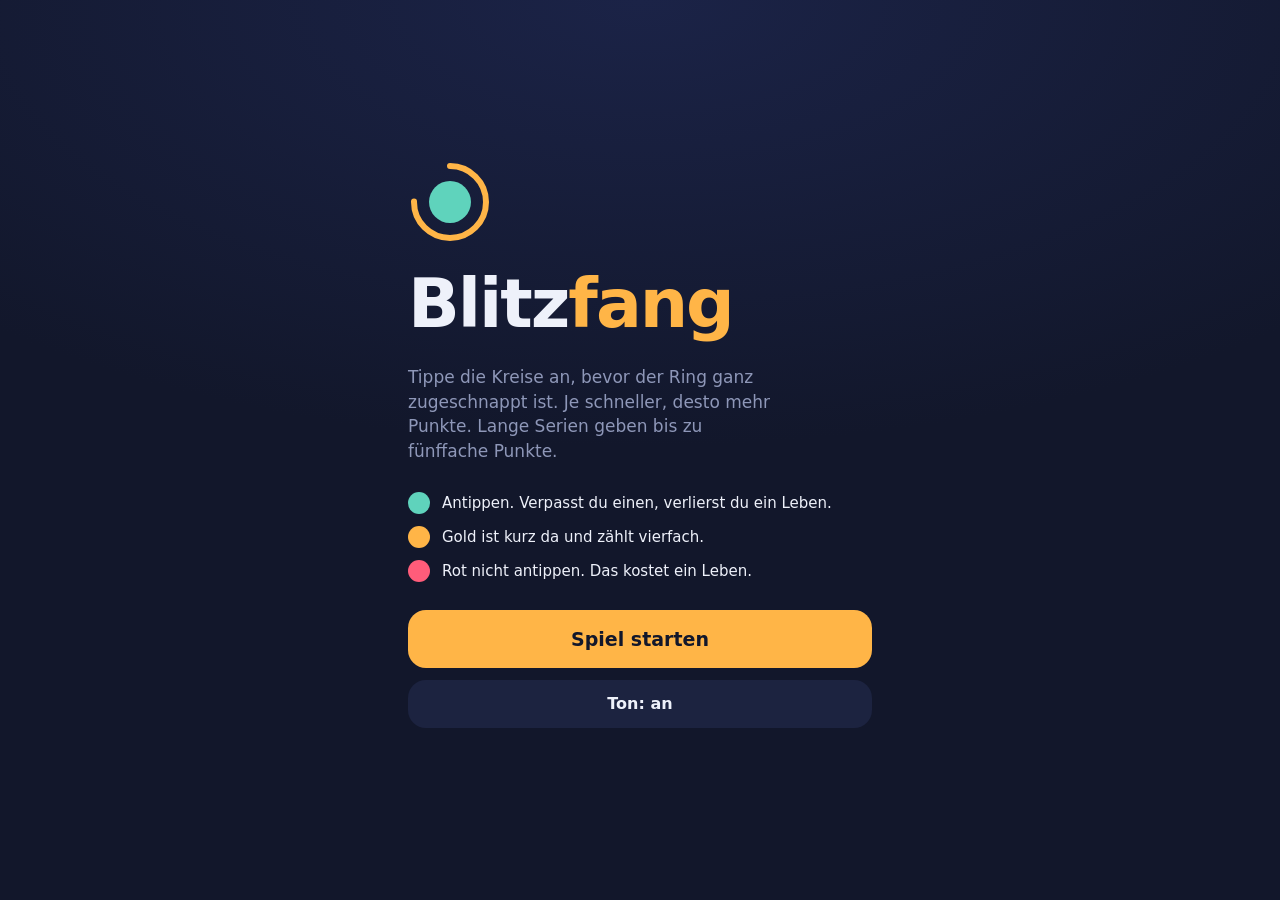
<file: index.html>
<!doctype html>
<html lang="de">
<head>
<meta charset="utf-8">
<meta name="viewport" content="width=device-width, initial-scale=1, maximum-scale=1, user-scalable=no, viewport-fit=cover">
<meta name="apple-mobile-web-app-capable" content="yes">
<meta name="mobile-web-app-capable" content="yes">
<meta name="apple-mobile-web-app-status-bar-style" content="black-translucent">
<meta name="apple-mobile-web-app-title" content="Blitzfang">
<meta name="theme-color" content="#12172B">
<link rel="apple-touch-icon" href="[data-uri]">
<link rel="icon" href="[data-uri]">
<title>Blitzfang</title>
<style>
/* Layout: Vollbild-Canvas, HUD oben, Menü und Spielende als Panels über dem Spielfeld */
:root {
  --bg: #12172B;
  --bg-glow: #1B2347;
  --surface: #1C2340;
  --fg: #EEF1FA;
  --muted: #8E97B8;
  --amber: #FFB547;
  --mint: #5FD3BC;
  --danger: #FF5C7A;
  --font: ui-rounded, "SF Pro Rounded", system-ui, -apple-system, "Segoe UI", Roboto, sans-serif;
  color-scheme: dark;
}
* { box-sizing: border-box; -webkit-tap-highlight-color: transparent; }
html, body {
  height: 100%;
  margin: 0;
  overflow: hidden;
  overscroll-behavior: none;
  background: var(--bg);
  color: var(--fg);
  font-family: var(--font);
  -webkit-user-select: none;
  user-select: none;
  -webkit-touch-callout: none;
  touch-action: manipulation;
}
body {
  position: fixed;
  inset: 0;
  background: radial-gradient(120% 80% at 50% 0%, var(--bg-glow) 0%, var(--bg) 62%);
}
canvas {
  position: absolute;
  inset: 0;
  width: 100%;
  height: 100%;
  display: block;
  touch-action: none;
}

/* HUD */
.hud {
  position: absolute;
  left: 0; right: 0; top: 0;
  padding: calc(env(safe-area-inset-top, 0px) + 14px) 20px 0;
  display: grid;
  grid-template-columns: 1fr auto 1fr;
  align-items: start;
  pointer-events: none;
  opacity: 0;
  transition: opacity .25s;
}
.hud.on { opacity: 1; }
.label {
  font-size: 11px;
  font-weight: 700;
  letter-spacing: .14em;
  text-transform: uppercase;
  color: var(--muted);
}
.score {
  font-size: 44px;
  line-height: 1;
  font-weight: 800;
  font-variant-numeric: tabular-nums;
  letter-spacing: -.02em;
}
.mid { text-align: center; min-width: 76px; }
.combo {
  font-size: 22px;
  font-weight: 800;
  color: var(--amber);
  font-variant-numeric: tabular-nums;
  min-height: 26px;
}
.lives { display: flex; justify-content: flex-end; gap: 8px; padding-top: 6px; }
.life {
  width: 18px; height: 18px;
  border-radius: 50%;
  border: 3px solid var(--mint);
  background: var(--mint);
  transition: background .2s, border-color .2s, transform .2s;
}
.life.off { background: transparent; border-color: #3A4366; transform: scale(.8); }

/* Panels */
.panel {
  position: absolute;
  inset: 0;
  display: flex;
  flex-direction: column;
  justify-content: center;
  gap: 28px;
  padding: calc(env(safe-area-inset-top, 0px) + 24px) 28px calc(env(safe-area-inset-bottom, 0px) + 24px);
  max-width: 520px;
  margin: 0 auto;
  transition: opacity .25s;
}
.panel[hidden] { display: none; }
.panel.fade { opacity: 0; pointer-events: none; }
.mark { width: 84px; height: 84px; }
h1 {
  margin: 0;
  font-size: clamp(44px, 14vw, 68px);
  line-height: .95;
  font-weight: 900;
  letter-spacing: -.03em;
  text-wrap: balance;
}
h1 span { color: var(--amber); }
.sub { margin: 0; color: var(--muted); font-size: 17px; line-height: 1.45; max-width: 34ch; }
.legend { display: grid; gap: 12px; margin: 0; padding: 0; list-style: none; font-size: 15px; }
.legend li { display: flex; align-items: center; gap: 12px; color: var(--fg); }
.legend i { flex: none; width: 22px; height: 22px; border-radius: 50%; display: block; position: relative; }
.i-good { background: var(--mint); }
.i-gold { background: var(--amber); }
.i-bad { background: var(--danger); }
.actions { display: flex; flex-direction: column; gap: 12px; }
button {
  font: inherit;
  border: 0;
  border-radius: 18px;
  min-height: 58px;
  padding: 0 24px;
  font-size: 19px;
  font-weight: 800;
  cursor: pointer;
  color: var(--bg);
  background: var(--amber);
  transition: transform .08s;
}
button:active { transform: scale(.97); }
button:focus-visible { outline: 3px solid var(--fg); outline-offset: 3px; }
button.ghost { background: var(--surface); color: var(--fg); font-weight: 700; font-size: 16px; min-height: 48px; }
.best { color: var(--muted); font-size: 15px; font-variant-numeric: tabular-nums; }
.best b { color: var(--fg); }
.big { font-size: clamp(76px, 26vw, 120px); line-height: 1; font-weight: 900; letter-spacing: -.04em; font-variant-numeric: tabular-nums; }
.stats { display: flex; gap: 28px; }
.stats div { display: grid; gap: 4px; }
.stats b { font-size: 24px; font-variant-numeric: tabular-nums; }
.record { color: var(--amber); font-weight: 800; font-size: 17px; min-height: 22px; }
@media (prefers-reduced-motion: reduce) { * { transition: none !important; } }
</style>
</head>
<body>
<canvas id="c" aria-label="Spielfeld"></canvas>

<div class="hud" id="hud">
  <div><div class="label">Punkte</div><div class="score" id="score">0</div></div>
  <div class="mid"><div class="label" id="lvl">Stufe 1</div><div class="combo" id="combo"></div></div>
  <div class="lives" id="lives" aria-label="Leben"><span class="life"></span><span class="life"></span><span class="life"></span></div>
</div>

<section class="panel" id="menu">
  <svg class="mark" viewBox="0 0 84 84" aria-hidden="true">
    <circle cx="42" cy="42" r="36" fill="none" stroke="#FFB547" stroke-width="6" stroke-linecap="round" stroke-dasharray="170 60" transform="rotate(-90 42 42)"/>
    <circle cx="42" cy="42" r="21" fill="#5FD3BC"/>
  </svg>
  <div>
    <h1>Blitz<span>fang</span></h1>
  </div>
  <p class="sub">Tippe die Kreise an, bevor der Ring ganz zugeschnappt ist. Je schneller, desto mehr Punkte. Lange Serien geben bis zu fünffache Punkte.</p>
  <ul class="legend">
    <li><i class="i-good"></i>Antippen. Verpasst du einen, verlierst du ein Leben.</li>
    <li><i class="i-gold"></i>Gold ist kurz da und zählt vierfach.</li>
    <li><i class="i-bad"></i>Rot nicht antippen. Das kostet ein Leben.</li>
  </ul>
  <div class="actions">
    <button id="start">Spiel starten</button>
    <button class="ghost" id="mute">Ton: an</button>
    <div class="best" id="bestMenu"></div>
  </div>
</section>

<section class="panel fade" id="over" hidden>
  <div class="label">Spiel vorbei</div>
  <div>
    <div class="big" id="finalScore">0</div>
    <div class="record" id="record"></div>
  </div>
  <div class="stats">
    <div><span class="label">Treffer</span><b id="sHits">0</b></div>
    <div><span class="label">Stufe</span><b id="sLvl">1</b></div>
    <div><span class="label">Beste Serie</span><b id="sCombo">0</b></div>
  </div>
  <div class="actions">
    <button id="again">Nochmal</button>
    <div class="best" id="bestOver"></div>
  </div>
</section>

<script>
(() => {
  const $ = id => document.getElementById(id);
  const cv = $('c'), ctx = cv.getContext('2d');
  const css = getComputedStyle(document.documentElement);
  const C = {
    mint: css.getPropertyValue('--mint').trim(),
    amber: css.getPropertyValue('--amber').trim(),
    danger: css.getPropertyValue('--danger').trim(),
    bg: css.getPropertyValue('--bg').trim(),
    fg: css.getPropertyValue('--fg').trim()
  };

  // Speicher: Rekord und Ton bleiben auf dem Gerät erhalten
  const store = {
    get(k, d) { try { const v = localStorage.getItem(k); return v === null ? d : v; } catch (e) { return d; } },
    set(k, v) { try { localStorage.setItem(k, v); } catch (e) {} }
  };
  let best = parseInt(store.get('blitzfang.best', '0'), 10) || 0;
  let muted = store.get('blitzfang.muted', '0') === '1';

  let W = 0, H = 0, DPR = 1;
  function resize() {
    DPR = Math.min(window.devicePixelRatio || 1, 3);
    W = window.innerWidth; H = window.innerHeight;
    cv.width = Math.round(W * DPR); cv.height = Math.round(H * DPR);
    ctx.setTransform(DPR, 0, 0, DPR, 0, 0);
  }
  window.addEventListener('resize', resize);
  window.addEventListener('orientationchange', () => setTimeout(resize, 200));
  resize();

  // Ton
  let ac = null;
  function unlock() {
    if (!ac) { try { ac = new (window.AudioContext || window.webkitAudioContext)(); } catch (e) {} }
    if (ac && ac.state === 'suspended') ac.resume();
  }
  function tone(f, d, type, v, slide) {
    if (muted || !ac) return;
    const t = ac.currentTime, o = ac.createOscillator(), g = ac.createGain();
    o.type = type || 'sine';
    o.frequency.setValueAtTime(f, t);
    if (slide) o.frequency.exponentialRampToValueAtTime(Math.max(40, f + slide), t + d);
    g.gain.setValueAtTime(v || .12, t);
    g.gain.exponentialRampToValueAtTime(.0001, t + d);
    o.connect(g); g.connect(ac.destination);
    o.start(t); o.stop(t + d);
  }
  const sfx = {
    hit: c => tone(520 + Math.min(c, 14) * 38, .12, 'triangle', .14),
    gold: () => { tone(880, .1, 'triangle', .14); setTimeout(() => tone(1320, .2, 'triangle', .12), 70); },
    bad: () => tone(170, .28, 'sawtooth', .1, -90),
    miss: () => tone(240, .22, 'square', .06, -110),
    over: () => { tone(330, .2, 'triangle', .14); setTimeout(() => tone(247, .4, 'triangle', .14), 190); }
  };

  // Spielzustand (alle Zeiten in Millisekunden der Spieluhr gt)
  let state = 'menu', gt = 0, spawnAt = 0;
  let targets = [], parts = [], pops = [];
  let score = 0, lives = 3, combo = 0, bestCombo = 0, hits = 0, shake = 0;

  const level = () => Math.floor(hits / 8);
  const radius = () => Math.max(30, Math.min(54, Math.min(W, H) * 0.085));
  const multi = () => Math.min(5, 1 + Math.floor(combo / 5));

  const elScore = $('score'), elCombo = $('combo'), elLvl = $('lvl'), elHud = $('hud');
  const lifeEls = Array.from(document.querySelectorAll('.life'));
  function hud() {
    elScore.textContent = score;
    elLvl.textContent = 'Stufe ' + (level() + 1);
    const m = multi();
    elCombo.textContent = combo >= 3 ? (m > 1 ? '×' + m + ' · ' : '') + combo : '';
    lifeEls.forEach((el, i) => el.classList.toggle('off', i >= lives));
  }
  function bestLabels() {
    const t = best > 0 ? 'Rekord: ' : '';
    $('bestMenu').innerHTML = best > 0 ? 'Rekord: <b>' + best + '</b>' : '';
    $('bestOver').innerHTML = best > 0 ? 'Rekord: <b>' + best + '</b>' : '';
  }
  function muteLabel() { $('mute').textContent = 'Ton: ' + (muted ? 'aus' : 'an'); }

  function spawn() {
    const r = radius(), L = level();
    const hudBottom = elHud.getBoundingClientRect().bottom;
    const mx = r * 1.6, minY = hudBottom + r * 1.4;
    let maxY = H - r * 2; if (maxY <= minY) maxY = minY + 10;
    let x = 0, y = 0, ok = false;
    for (let i = 0; i < 14 && !ok; i++) {
      x = mx + Math.random() * Math.max(10, W - 2 * mx);
      y = minY + Math.random() * (maxY - minY);
      ok = targets.every(t => Math.hypot(t.x - x, t.y - y) > r * 2.8);
    }
    if (!ok) return false;
    const roll = Math.random();
    let kind = 'good';
    if (L >= 1 && roll < .17) kind = 'decoy';
    else if (roll > .93) kind = 'gold';
    let life = Math.max(900, 2300 - L * 120);
    if (kind === 'gold') life *= .7;
    if (kind === 'decoy') life *= 1.1;
    targets.push({ x, y, r, born: gt, life, kind });
    return true;
  }

  function burst(x, y, col, n) {
    for (let i = 0; i < n; i++) {
      const a = Math.random() * Math.PI * 2, s = 60 + Math.random() * 220;
      parts.push({ x, y, vx: Math.cos(a) * s, vy: Math.sin(a) * s, life: 0, max: 380 + Math.random() * 280, col, r: 2 + Math.random() * 3 });
    }
  }
  function pop(x, y, text, col) { pops.push({ x, y, text, col, life: 0, max: 800 }); }

  function loseLife(x, y, text) {
    lives--; combo = 0; shake = 1;
    pop(x, y, text, C.danger);
    burst(x, y, C.danger, 12);
    if (lives <= 0) { hud(); end(); } else hud();
  }

  function hitTarget(i) {
    const t = targets.splice(i, 1)[0];
    const p = (gt - t.born) / t.life;
    if (t.kind === 'decoy') { sfx.bad(); loseLife(t.x, t.y, '−1 Leben'); return; }
    combo++; hits++; if (combo > bestCombo) bestCombo = combo;
    const m = multi();
    const base = t.kind === 'gold' ? 30 + (1 - p) * 20 : 10 + (1 - p) * 10;
    const pts = Math.round(base) * m;
    score += pts;
    if (t.kind === 'gold') sfx.gold(); else sfx.hit(combo);
    burst(t.x, t.y, t.kind === 'gold' ? C.amber : C.mint, t.kind === 'gold' ? 18 : 10);
    pop(t.x, t.y, '+' + pts, t.kind === 'gold' ? C.amber : C.fg);
    hud();
  }

  function tap(x, y) {
    if (state !== 'play') return;
    for (let i = targets.length - 1; i >= 0; i--) {
      const t = targets[i];
      if (Math.hypot(t.x - x, t.y - y) <= t.r * 1.3) { hitTarget(i); return; }
    }
    if (combo > 0) { combo = 0; hud(); }
  }

  function update(dt) {
    const L = level();
    if (gt >= spawnAt && targets.length < Math.min(3 + Math.floor(L / 3), 6)) {
      if (spawn()) spawnAt = gt + Math.max(380, 950 - L * 50) * (0.8 + Math.random() * 0.4);
      else spawnAt = gt + 150;
    }
    for (let i = targets.length - 1; i >= 0 && state === 'play'; i--) {
      const t = targets[i];
      if (gt - t.born >= t.life) {
        targets.splice(i, 1);
        if (t.kind === 'good') { sfx.miss(); loseLife(t.x, t.y, 'Verpasst'); }
        else if (t.kind === 'gold') { combo = 0; hud(); }
      }
    }
  }

  function updateFx(dt) {
    const s = dt / 1000;
    for (let i = parts.length - 1; i >= 0; i--) {
      const p = parts[i]; p.life += dt;
      if (p.life >= p.max) { parts.splice(i, 1); continue; }
      p.x += p.vx * s; p.y += p.vy * s; p.vx *= .95; p.vy *= .95;
    }
    for (let i = pops.length - 1; i >= 0; i--) {
      const p = pops[i]; p.life += dt;
      if (p.life >= p.max) pops.splice(i, 1);
    }
    shake = Math.max(0, shake - dt / 300);
  }

  function star(x, y, r) {
    ctx.beginPath();
    for (let i = 0; i < 8; i++) {
      const a = -Math.PI / 2 + i * Math.PI / 4, rr = i % 2 ? r * .42 : r;
      ctx.lineTo(x + Math.cos(a) * rr, y + Math.sin(a) * rr);
    }
    ctx.closePath(); ctx.fill();
  }

  function draw() {
    ctx.clearRect(0, 0, W, H);
    ctx.save();
    if (shake > 0) ctx.translate((Math.random() - .5) * 10 * shake, (Math.random() - .5) * 10 * shake);
    for (const t of targets) {
      const age = gt - t.born, p = Math.min(1, age / t.life);
      const a = Math.min(1, age / 140), e = 1 - Math.pow(1 - a, 3);
      const r = t.r * (0.55 + 0.45 * e);
      const col = t.kind === 'decoy' ? C.danger : t.kind === 'gold' ? C.amber : C.mint;
      ctx.globalAlpha = e;
      ctx.fillStyle = col; ctx.globalAlpha = e * .16;
      ctx.beginPath(); ctx.arc(t.x, t.y, r * 1.18, 0, Math.PI * 2); ctx.fill();
      ctx.globalAlpha = e;
      ctx.fillStyle = col;
      ctx.beginPath(); ctx.arc(t.x, t.y, r * .74, 0, Math.PI * 2); ctx.fill();
      if (t.kind === 'gold') { ctx.fillStyle = C.bg; star(t.x, t.y, r * .46); }
      else if (t.kind === 'decoy') {
        ctx.strokeStyle = C.bg; ctx.lineWidth = 5; ctx.lineCap = 'round';
        const k = r * .24;
        ctx.beginPath(); ctx.moveTo(t.x - k, t.y - k); ctx.lineTo(t.x + k, t.y + k);
        ctx.moveTo(t.x + k, t.y - k); ctx.lineTo(t.x - k, t.y + k); ctx.stroke();
      } else {
        ctx.fillStyle = C.bg; ctx.globalAlpha = e * .22;
        ctx.beginPath(); ctx.arc(t.x, t.y, r * .3, 0, Math.PI * 2); ctx.fill();
        ctx.globalAlpha = e;
      }
      // Zeitring: wird kürzer, bis er schließt
      ctx.lineWidth = 5; ctx.lineCap = 'round';
      ctx.strokeStyle = (t.kind === 'good' && p > .7) ? C.danger : col;
      ctx.beginPath();
      ctx.arc(t.x, t.y, r * 1.18, -Math.PI / 2, -Math.PI / 2 + Math.PI * 2 * (1 - p));
      ctx.stroke();
    }
    ctx.globalAlpha = 1;
    for (const p of parts) {
      ctx.globalAlpha = 1 - p.life / p.max; ctx.fillStyle = p.col;
      ctx.beginPath(); ctx.arc(p.x, p.y, p.r, 0, Math.PI * 2); ctx.fill();
    }
    ctx.textAlign = 'center'; ctx.textBaseline = 'middle';
    ctx.font = '800 22px ' + (getComputedStyle(document.body).fontFamily || 'sans-serif');
    for (const p of pops) {
      const k = p.life / p.max;
      ctx.globalAlpha = 1 - k * k; ctx.fillStyle = p.col;
      ctx.fillText(p.text, p.x, p.y - 34 - k * 36);
    }
    ctx.restore();
    ctx.globalAlpha = 1;
  }

  let last = 0;
  function frame(ts) {
    const dt = Math.min(50, ts - (last || ts)); last = ts;
    gt += dt;
    if (state === 'play') update(dt);
    updateFx(dt);
    draw();
    requestAnimationFrame(frame);
  }

  function start() {
    unlock();
    targets = []; parts = []; pops = [];
    score = 0; lives = 3; combo = 0; bestCombo = 0; hits = 0; shake = 0;
    spawnAt = gt + 450;
    $('menu').hidden = true; $('over').hidden = true;
    elHud.classList.add('on');
    state = 'play'; hud();
  }

  function end() {
    state = 'over';
    sfx.over();
    targets = [];
    const isRecord = score > best;
    if (isRecord) { best = score; store.set('blitzfang.best', String(best)); }
    $('finalScore').textContent = score;
    $('record').textContent = isRecord && score > 0 ? 'Neuer Rekord!' : '';
    $('sHits').textContent = hits;
    $('sLvl').textContent = level() + 1;
    $('sCombo').textContent = bestCombo;
    bestLabels();
    elHud.classList.remove('on');
    const over = $('over');
    over.hidden = false; over.classList.add('fade');
    // kurze Sperre, damit ein hektischer Tipp nicht sofort neu startet
    setTimeout(() => over.classList.remove('fade'), 700);
  }

  cv.addEventListener('pointerdown', e => {
    e.preventDefault();
    unlock();
    tap(e.clientX, e.clientY);
  });
  $('start').addEventListener('click', start);
  $('again').addEventListener('click', () => { if (!$('over').classList.contains('fade')) start(); });
  $('mute').addEventListener('click', () => {
    muted = !muted; store.set('blitzfang.muted', muted ? '1' : '0'); muteLabel(); unlock();
    if (!muted) tone(660, .1, 'triangle', .12);
  });

  // Kein Zoomen, kein Gummiband-Scrollen
  document.addEventListener('gesturestart', e => e.preventDefault());
  document.addEventListener('touchmove', e => e.preventDefault(), { passive: false });

  bestLabels(); muteLabel(); hud();
  requestAnimationFrame(frame);
})();
</script>
</body>
</html>
</file>
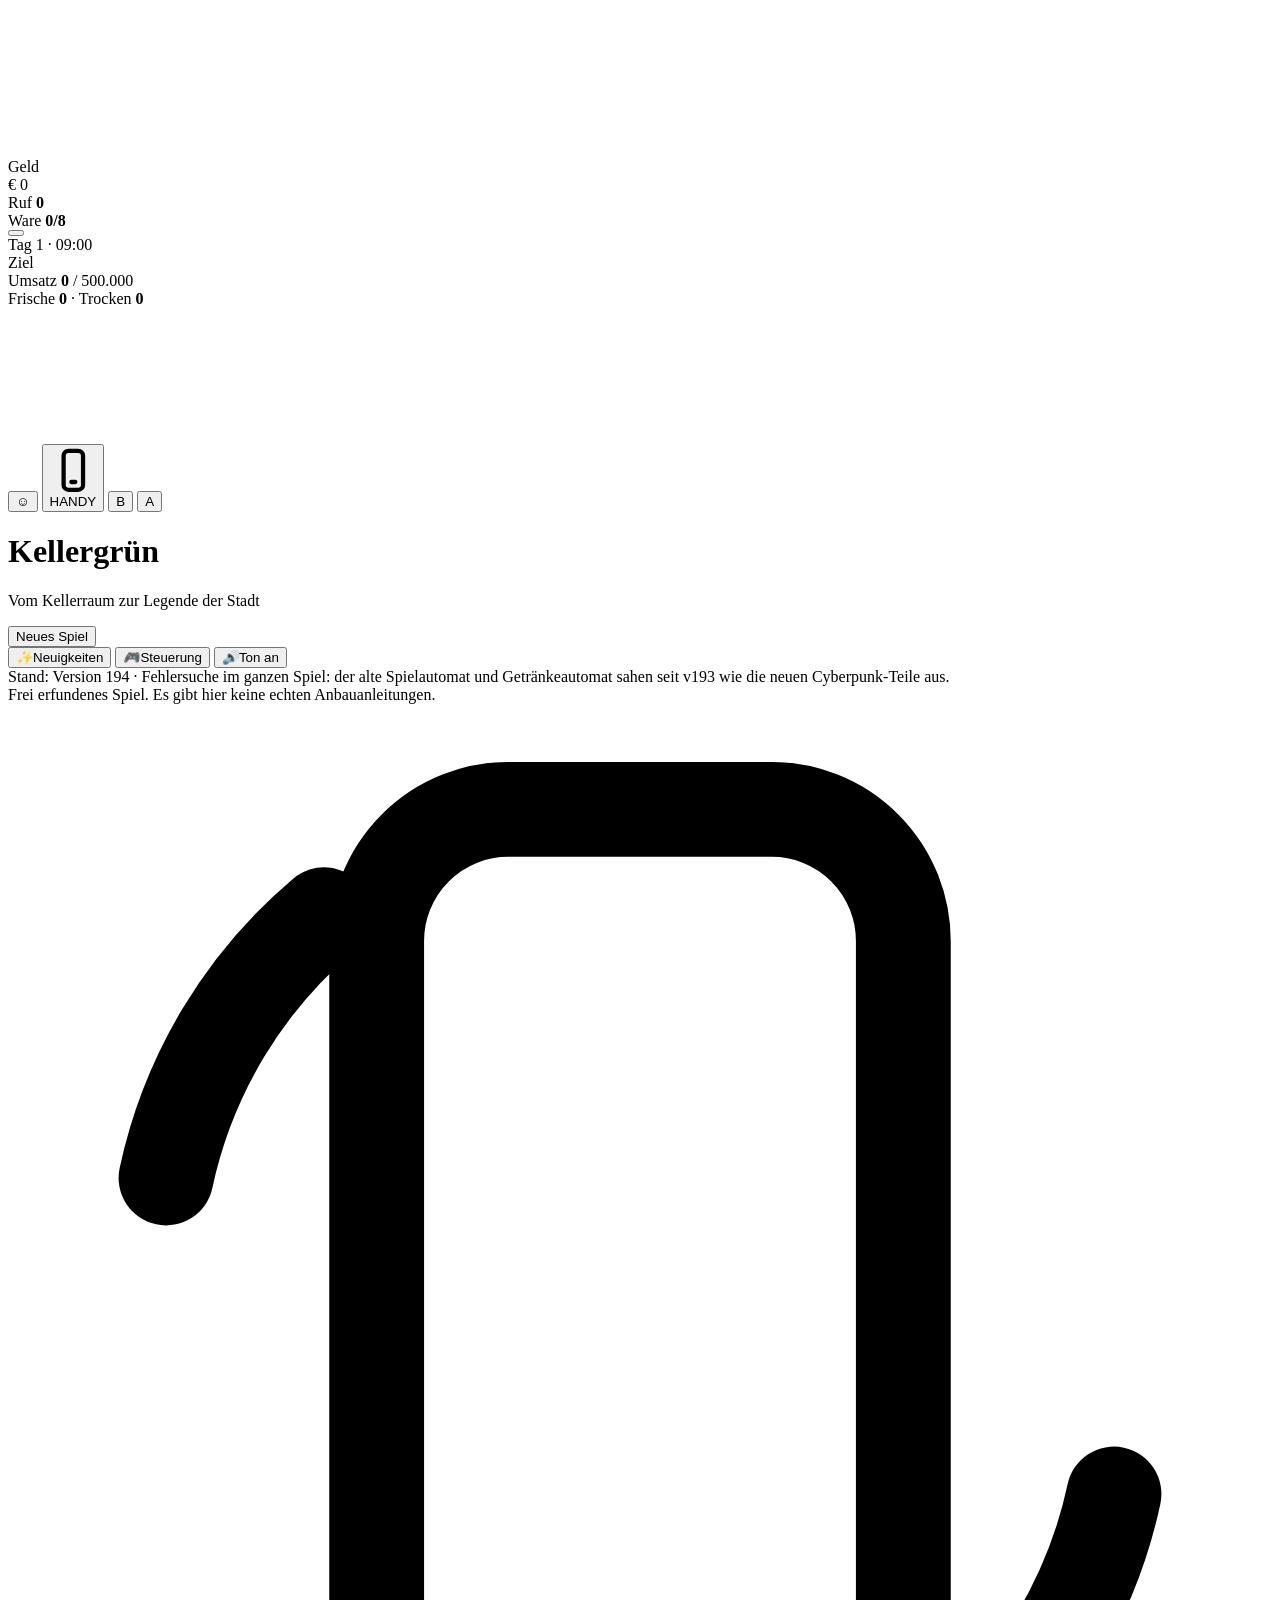
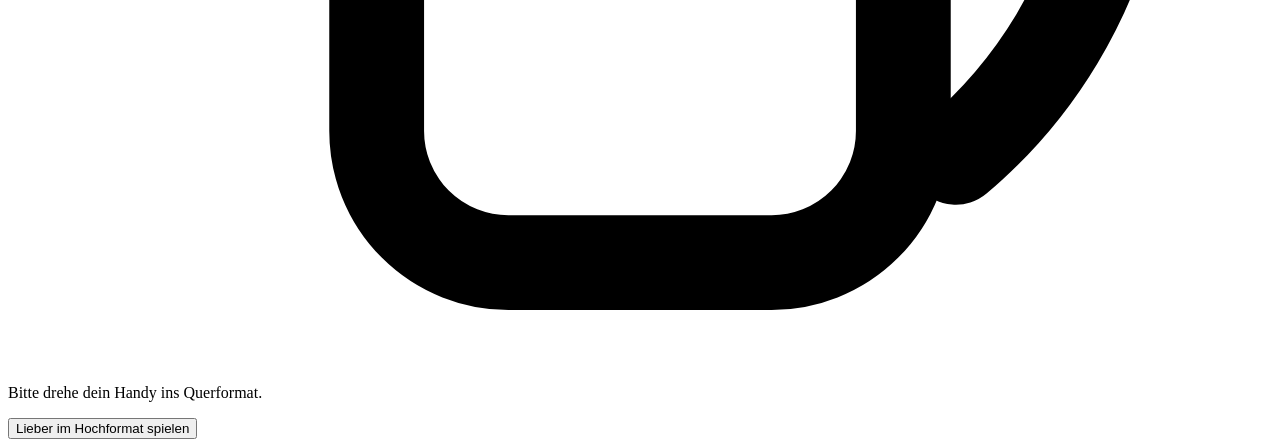
<file: src/02_seite.html>
</style>
</head>
<body>
<canvas id="c" aria-label="Spielfeld"></canvas>

<div class="hud" id="hud">
  <button class="raidpill" id="raidPill" hidden>🚨 Razzia</button>
  <div class="potind" id="potInd" hidden></div>
  <div class="top">
    <div>
      <div class="label">Geld</div>
      <div class="money" id="money">€ 0</div>
      <div class="small rbk" id="repRow">Ruf <b id="rep">0</b><span id="bankHud" hidden> <span class="bk-sep">·</span> 🏦 <b id="bankV">0</b></span></div>
      <div class="small gkhud" id="gkHud" hidden>🏴 Gang-Kasse <b id="gkV">0</b></div>
      <div class="tierbar"><span id="tierName"></span><i><b id="tierFill"></b></i></div>
      <div class="ware" id="ware"><div class="wh">Ware <b id="bags">0/8</b></div><div class="wl" id="wareList"></div></div>
      <button class="chatbtn" id="chatBtn" aria-label="Chat und Befehle"><svg viewBox="0 0 24 24" fill="none" stroke="currentColor" stroke-width="2.2" stroke-linecap="round" stroke-linejoin="round"><path d="M21 12a8 8 0 0 1-11.6 7.1L4 20l1-4.6A8 8 0 1 1 21 12z"/></svg></button>

    </div>
    <div class="clock">
      <div class="clockrow"><div class="t" id="clock">Tag 1 · 09:00</div><div class="seapill" id="seaPill" aria-label="Jahreszeit"></div></div>
      <div class="goal" id="goal">Ziel</div>
    </div>
    <div class="tr">
      <div class="label">Umsatz <b id="earned">0</b> / <span id="goalTarget">500.000</span></div>
      <div class="small"><span id="lblFresh">Frische</span> <b id="fresh">0</b> · <span id="lblDried">Trocken</span> <b id="dried">0</b></div>
      <div class="sus" id="susBox"><i id="sus"></i></div>
      <canvas class="mini" id="mini" width="264" height="136" aria-label="Minikarte (antippen für große Karte)"></canvas><div class="loc" id="locHud"></div>
    </div>
  </div>
  <div class="fpshud" id="fpsHud" hidden></div>
  <div class="notes"><div class="tipc" id="tipCard" hidden></div><div class="msg" id="msg"></div><div class="hint" id="hint"></div></div>
</div>

<div class="chat" id="chat" hidden>
  <div class="log" id="chatLog"></div>
  <div class="row"><input id="chatIn" type="text" placeholder="-hilfe" autocomplete="off" autocapitalize="off" autocorrect="off" spellcheck="false" enterkeyhint="send" aria-label="Befehl"><button id="chatSend">OK</button><button class="alt" id="chatClose" aria-label="Chat schließen">✕</button></div>
  <div class="quick"><button class="alt" data-ins="-geld ">-geld</button><button class="alt" data-ins="-ruf ">-ruf</button><button class="alt" data-ins="-update">-update</button><button class="alt" data-ins="-info ">-info</button><button class="alt" data-ins="-master">-master</button><button class="alt" data-ins="-hilfe">-hilfe</button></div>
</div>

<div class="edit adm" id="adm" hidden>
  <div class="ed-top"><b>Karten-Editor</b><button class="done" id="admDone">Fertig</button></div>
  <div class="hint2" id="admHint"></div>
  <div class="ed-row"><button class="chip" id="admUndo">↶ Zurück</button><button class="chip" id="admRot">⟳ Drehen</button><button class="chip" id="admZin">＋</button><button class="chip" id="admZout">−</button></div>
  <div class="ed-list" id="admList"></div>
</div>
<div class="edit" id="edit" hidden>
  <div class="ed-top"><b id="edTitle">Umbau</b><button class="done" id="edDone">Fertig</button></div>
  <div class="hint2" id="edHint"></div>
  <div class="ed-row"><button class="chip" id="edDel">Einlagern</button><button class="chip" id="edRot">⟳ Drehen</button><button class="chip" id="edReset">Stationen zurück</button></div>
  <div class="ed-row"><button class="chip" id="edZin" aria-label="Hineinzoomen">＋ Zoom</button><button class="chip" id="edZout" aria-label="Herauszoomen">− Zoom</button><button class="chip" id="edZ0">Ganzer Raum</button></div>
  <div class="ed-list" id="edList"></div>
</div>

<div class="hudedit" id="hudEdit" hidden><div class="he-zone" id="heZone"></div><div class="he-bar"><span>Knöpfe an ihren Platz ziehen</span><button id="heReset">Zurücksetzen</button><button class="ok" id="heDone">Fertig</button></div></div>
<div class="emotebar" id="emoteBar" hidden></div>
<div class="pads" id="pads">
  <button class="pad sm" id="bCar" aria-label="Auto" hidden>&#128663;</button>
  <button class="pad sm" id="bVeh" aria-label="Rad oder Roller" hidden>&#128756;</button>
  <button class="pad sm" id="bEmote" aria-label="Emotes">&#9786;</button>
  <button class="pad" id="bPhone" aria-label="Handy"><svg viewBox="0 0 24 24" fill="none" stroke="currentColor" stroke-width="2.2" stroke-linecap="round" stroke-linejoin="round"><rect x="7" y="2" width="10" height="20" rx="2.5"/><path d="M11 18h2"/></svg>HANDY</button>
  <button class="pad b" id="bTake" aria-label="Herausnehmen">B</button>
  <button class="pad a" id="bAct" aria-label="Aktion">A</button>
</div>

<div class="news" id="news" hidden role="dialog" aria-modal="true" aria-labelledby="newsTitle"><div class="news-card"><div class="news-top"><span class="news-ic">&#128227;</span><b id="newsTitle">Neuigkeit</b></div><p id="newsText"></p><div class="news-bar"><i id="newsBar"></i></div><div class="news-btns"><button class="btn" id="newsReload">Speichern &amp; neu starten</button><button class="btn alt" id="newsLater">Später</button></div></div></div>
<div class="news" id="nameGate" hidden role="dialog" aria-modal="true" aria-labelledby="ngTitle"><div class="news-card"><div class="news-top"><span class="news-ic">&#128075;</span><b id="ngTitle">Wie heißt du?</b></div><p>Alle Spieler sehen diesen Namen über deiner Figur. Ändern kannst du ihn später im Handy unter Einstellungen → Profil.</p><input class="ng-in" id="ngName" type="text" maxlength="12" placeholder="Dein Name" autocomplete="off" autocapitalize="words" autocorrect="off" spellcheck="false" enterkeyhint="done" aria-label="Dein Name"><div class="ng-err" id="ngErr"></div><div class="news-btns"><button class="btn" id="ngOk">Los geht&#39;s</button></div></div></div>
<div class="inst" id="inst" hidden role="dialog" aria-modal="true" aria-labelledby="instTitle">
  <div class="inst-card">
    <div class="inst-top"><div class="inst-ic" id="instIc"></div><div><h2 id="instTitle">Keller<span>grün</span> als App</h2><p>Einmal einrichten, dann startest du das Spiel wie jede andere App.</p></div></div>
    <ul class="inst-perks"><li><b>✓</b>Eigenes Symbol</li><li><b>✓</b>Vollbild ohne Adressleiste</li><li><b>✓</b>Startet mit einem Tipp</li></ul>
    <div class="inst-body" id="instBody"></div>
    <button class="inst-skip" id="instSkip">Erst mal im Browser spielen</button>
  </div>
</div>
<div class="inst-arrow" id="instArrow" hidden><span id="instArrowTx">Hier tippen</span><svg viewBox="0 0 24 24" fill="none" stroke="currentColor" stroke-width="3" stroke-linecap="round" stroke-linejoin="round"><path d="M12 4v15M5 12l7 7 7-7"/></svg></div>
<div class="screen mm" id="menu">
  <div class="mm-wrap">
    <header class="mm-brand">
      <div class="mm-icon" id="mmIcon" aria-hidden="true"></div>
      <h1>Keller<span>grün</span></h1>
      <p class="mm-tag">Vom Kellerraum zur Legende der Stadt</p>
    </header>
    <section class="mm-card">
      <button class="mm-acc" id="mmAcc" hidden></button>
      <div class="mm-save" id="mmSave" hidden></div>
      <div class="mm-actions">
        <button class="btn" id="newGame">Neues Spiel</button>
        <button class="btn ghost" id="cont" hidden>Weiterspielen</button>
      </div>
      <div class="mm-tiles">
        <button class="mm-tile" id="clBtn"><i>✨</i><span>Neuigkeiten</span></button>
        <button class="mm-tile" id="helpBtn"><i>🎮</i><span>Steuerung</span></button>
        <button class="mm-tile" id="mute"><i>🔊</i><span>Ton an</span></button>
        <button class="mm-tile inst-open" id="instBtn" hidden><i>📲</i><span>Als App</span></button>
      </div>
      <div class="note">Stand: Version 194 · Fehlersuche im ganzen Spiel: der alte Spielautomat und Getränkeautomat sahen seit v193 wie die neuen Cyberpunk-Teile aus.<br>Frei erfundenes Spiel. Es gibt hier keine echten Anbauanleitungen.</div>
    </section>
  </div>
  <div class="mm-sheet" id="mmLogin" hidden>
    <div class="mm-sheet-card mm-login">
      <div class="mm-sheet-h"><b id="lgTitle">Anmelden</b><button class="mm-x" id="lgClose" aria-label="Schließen">✕</button></div>
      <p class="sub" id="lgText"></p>
      <label class="lg-l" for="lgName">Spielername</label>
      <input class="lg-in" id="lgName" type="text" maxlength="12" autocomplete="username" autocapitalize="off" spellcheck="false">
      <div id="lgCodeRow" hidden><label class="lg-l" for="lgCode">Wiederherstellungs-Code</label><input class="lg-in lg-code" id="lgCode" type="text" maxlength="16" autocomplete="off" autocapitalize="characters" spellcheck="false" placeholder="ABCD-EFGH-JKMN"></div>
      <label class="lg-l" for="lgPw" id="lgPwL">Passwort</label>
      <input class="lg-in" id="lgPw" type="password" autocomplete="current-password">
      <div id="lgPw2Row"><label class="lg-l" for="lgPw2">Passwort wiederholen</label><input class="lg-in" id="lgPw2" type="password" autocomplete="new-password"></div>
      <div class="lg-warn" id="lgWarn">⚠️ <b>Nimm ein eigenes Passwort nur für Kellergrün.</b> Bitte nicht dein Google-, Apple-, E-Mail- oder Bank-Passwort verwenden. Mindestens 6 Zeichen. Du bekommst danach einen Wiederherstellungs-Code, falls du es mal vergisst.</div>
      <div class="lg-err" id="lgErr"></div>
      <button class="btn lg-go" id="lgGo">Anmelden</button>
      <button class="lg-link" id="lgSwap">Neu hier? Konto anlegen</button>
      <button class="lg-link" id="lgForgot">Passwort vergessen?</button>
      <button class="lg-link lg-off" id="lgOff">Ohne Konto spielen (nur auf diesem Gerät)</button>
    </div>
  </div>
  <div class="mm-sheet" id="mmCode" hidden>
    <div class="mm-sheet-card mm-login">
      <div class="mm-sheet-h"><b>Dein Wiederherstellungs-Code</b></div>
      <p class="sub">Schreib dir diesen Code auf oder mach ein Bildschirmfoto. Wenn du dein Passwort vergisst, kannst du damit ein neues festlegen. Ohne Code geht das nicht. Gib den Code niemandem.</p>
      <div class="lg-codebox" id="cdBox">----</div>
      <button class="btn lg-go" id="cdCopy">Code kopieren</button>
      <button class="lg-link" id="cdOk">Ich habe ihn notiert</button>
    </div>
  </div>
  <div class="mm-sheet" id="mmHelp" hidden>
    <div class="mm-sheet-card">
      <div class="mm-sheet-h"><b>Steuerung</b><button class="mm-x" id="helpClose" aria-label="Schließen">✕</button></div>
      <p class="sub">Baue im Keller an, trockne und verpacke deine Ware und bringe sie unauffällig zu deinen Kunden. Lass dich nicht von der Streife erwischen. Mit der Zeit kaufst du Läden, Fahrzeuge und neue Produktionen dazu.</p>
      <ul class="legend">
        <li><b>Joystick</b><span>Auf der linken Seite (im Hochformat unten) den Finger ziehen, um zu laufen.</span></li>
        <li><b>A</b><span>Pflanzen, ernten, liefern, ansprechen. Zum Gießen und Packen gedrückt halten.</span></li>
        <li><b>B</b><span>Ware aus dem Gestell oder Beutel vom Packtisch nehmen, schubsen, bremsen.</span></li>
        <li><b>Handy</b><span>Aufträge, Karriere, Team, Läden, Kleidung, Einstellungen und Spielstand.</span></li>
        <li><b>Streife</b><span>Mit Ware in der Tasche nicht in ihren Sichtkegel laufen.</span></li>
        <li><b>Tastatur</b><span>Pfeile oder WASD laufen, E oder Leertaste ist A, Q ist B.</span></li>
      </ul>
    </div>
  </div>
</div>

<div class="bigmap" id="bigMap" hidden>
  <div class="bm-card">
    <div class="bm-head"><b>🗺️ Karte</b><span id="bigInfo"></span><button class="bm-btn alt" id="bigDel" hidden>Wegpunkt löschen</button><button class="bm-btn" id="bigClose">Schließen</button></div>
    <div class="bm-box" id="bigBox"><div class="bm-view" id="bigView"><canvas id="bigCv" width="600" height="420"></canvas><div class="bm-zoom"><button id="bigZin" aria-label="Hineinzoomen">＋</button><button id="bigZout" aria-label="Herauszoomen">－</button></div></div></div>
    <div class="bm-leg"><span><i style="background:#FFB547"></i>Du</span><span><i style="background:linear-gradient(90deg,#FF8FD0,#9FD3FF,#5FE584)"></i>Andere Spieler</span><span><i style="background:#FFD24A"></i>Quest</span><span><i style="background:#5FE584"></i>Aufträge</span><span><i style="background:#F2C14E"></i>Bus</span><span><i style="background:#FF5CA8"></i>Wegpunkt</span></div><div class="bm-leg" id="bmRev" hidden></div>
  </div>
</div>

<div class="phone" id="phone" hidden>
  <div class="ph">
    <div class="ph-head"><button class="close alt" id="phBack" hidden>‹ Apps</button><div class="ph-title" id="phTitle">Handy</div><div class="ph-money" id="phMoney">€ 0</div><button class="close alt" id="phSave">Speichern</button><button class="close" id="phClose">Schließen</button></div>
    <div class="tabs" id="phTabs" hidden></div>
    <div class="ph-body" id="phBody"></div>
    <div class="ph-foot"><button class="close alt" id="phBack2" hidden>‹ Apps</button><button class="close" id="phClose2">✕ Schließen</button></div>
  </div>
</div>

<div class="rotate" id="rotate">
  <svg viewBox="0 0 24 24" fill="none" stroke="currentColor" stroke-width="1.8" stroke-linecap="round" stroke-linejoin="round"><rect x="7" y="2" width="10" height="20" rx="2.5"/><path d="M3 9a9 9 0 0 1 3-5M21 15a9 9 0 0 1-3 5"/></svg>
  <p>Bitte drehe dein Handy ins Querformat.</p>
  <button id="bPort">Lieber im Hochformat spielen</button>
</div>

<script>
// v123: Fehler sehen Spieler nicht mehr. Sie werden gesammelt (Admin-App -> Fehler) und mit Konto online gespeichert.
window.__kgErr = function (msg, where, stack) { try { var K = 'kellergruen.errs', L = JSON.parse(localStorage.getItem(K) || '[]'), m = String(msg || 'Fehler').slice(0, 300), w = String(where || '').slice(0, 60), f = null;
  for (var i = 0; i < L.length; i++) if (L[i].m === m && L[i].w === w) { f = L[i]; break; }
  if (f) { f.n = (f.n || 1) + 1; f.t = Date.now(); } else { L.push({ m: m, w: w, s: String(stack || '').slice(0, 600), t: Date.now(), n: 1, v: window.__KG_VER || 0, ua: (navigator.userAgent || '').slice(0, 120) }); while (L.length > 30) L.shift(); }
  localStorage.setItem(K, JSON.stringify(L)); window.__kgErrNew = 1;
  if (localStorage.getItem('kellergruen.showerr') === '1') { var d = document.getElementById('kgerr'); if (!d) { d = document.createElement('pre'); d.id = 'kgerr'; d.style.cssText = 'position:fixed;left:0;right:0;top:0;z-index:99999;margin:0;padding:10px;background:#300;color:#fff;font:12px monospace;white-space:pre-wrap;max-height:30vh;overflow:auto;pointer-events:none;opacity:.85'; document.body.appendChild(d); } d.textContent += m + ' (' + w + ')\n'; } } catch (x) {} };
window.addEventListener('error', function (e) { window.__kgErr(e.message, (e.lineno || '?') + ':' + (e.colno || '?'), e.error && e.error.stack); });
window.addEventListener('unhandledrejection', function (e) { var r = e && e.reason; window.__kgErr('Promise: ' + ((r && r.message) || r), '', r && r.stack); });
</script>
<script>
// v178: Notausgang. Hängt ein leeres Fenster über dem Spiel oder läuft das Spiel nicht mehr, erscheint unten ein Knopf zum Neuladen.
(function () { var t0 = Date.now(), vis = Date.now(), bad = 0;
  document.addEventListener('visibilitychange', function () { vis = Date.now(); });
  function stuck() { var cw = document.querySelector('.clwrap'); if (cw && !cw.hidden && !cw.querySelector('.clcard')) return 'Fenster leer';
    if (document.hidden || Date.now() - vis < 6000 || Date.now() - t0 < 9000) return ''; if (!window.__kgAlive || Date.now() - window.__kgAlive > 6000) return 'Spiel reagiert nicht'; return ''; }
  function show(why) { if (document.getElementById('kgRescue')) return; var d = document.createElement('div'); d.id = 'kgRescue';
    d.style.cssText = 'position:fixed;z-index:2147483000;left:50%;bottom:calc(env(safe-area-inset-bottom,0px) + 18px);transform:translateX(-50%);display:flex;gap:8px;align-items:center;padding:8px;border-radius:18px;background:rgba(16,21,28,.94);box-shadow:0 8px 30px rgba(0,0,0,.5);font:700 14px system-ui,sans-serif;color:#fff';
    d.innerHTML = '<span style="padding:0 6px">Etwas hakt?</span><button style="border:0;border-radius:12px;padding:10px 14px;font:900 14px system-ui,sans-serif;background:#63C174;color:#0E1A12">Neu laden</button><button style="border:0;border-radius:12px;padding:10px 12px;font:800 13px system-ui,sans-serif;background:rgba(255,255,255,.12);color:#fff">Weg</button>';
    var bs = d.getElementsByTagName('button'); bs[0].onclick = function () { try { var cw = document.querySelector('.clwrap'); if (cw) cw.hidden = true; } catch (e) {} location.reload(); }; bs[1].onclick = function () { try { var cw = document.querySelector('.clwrap'); if (cw && !cw.querySelector('.clcard')) cw.hidden = true; } catch (e) {} d.remove(); bad = -5; };
    document.body.appendChild(d); try { window.__kgErr && window.__kgErr('Notausgang: ' + why, 'rescue'); } catch (e) {} }
  setInterval(function () { try { var w = stuck(); if (w) { bad++; if (bad >= 2) show(w); } else { bad = Math.min(0, bad); var d = document.getElementById('kgRescue'); if (d && bad === 0) d.remove(); } } catch (e) {} }, 2000);
})();
</script>
<script>
</file>
